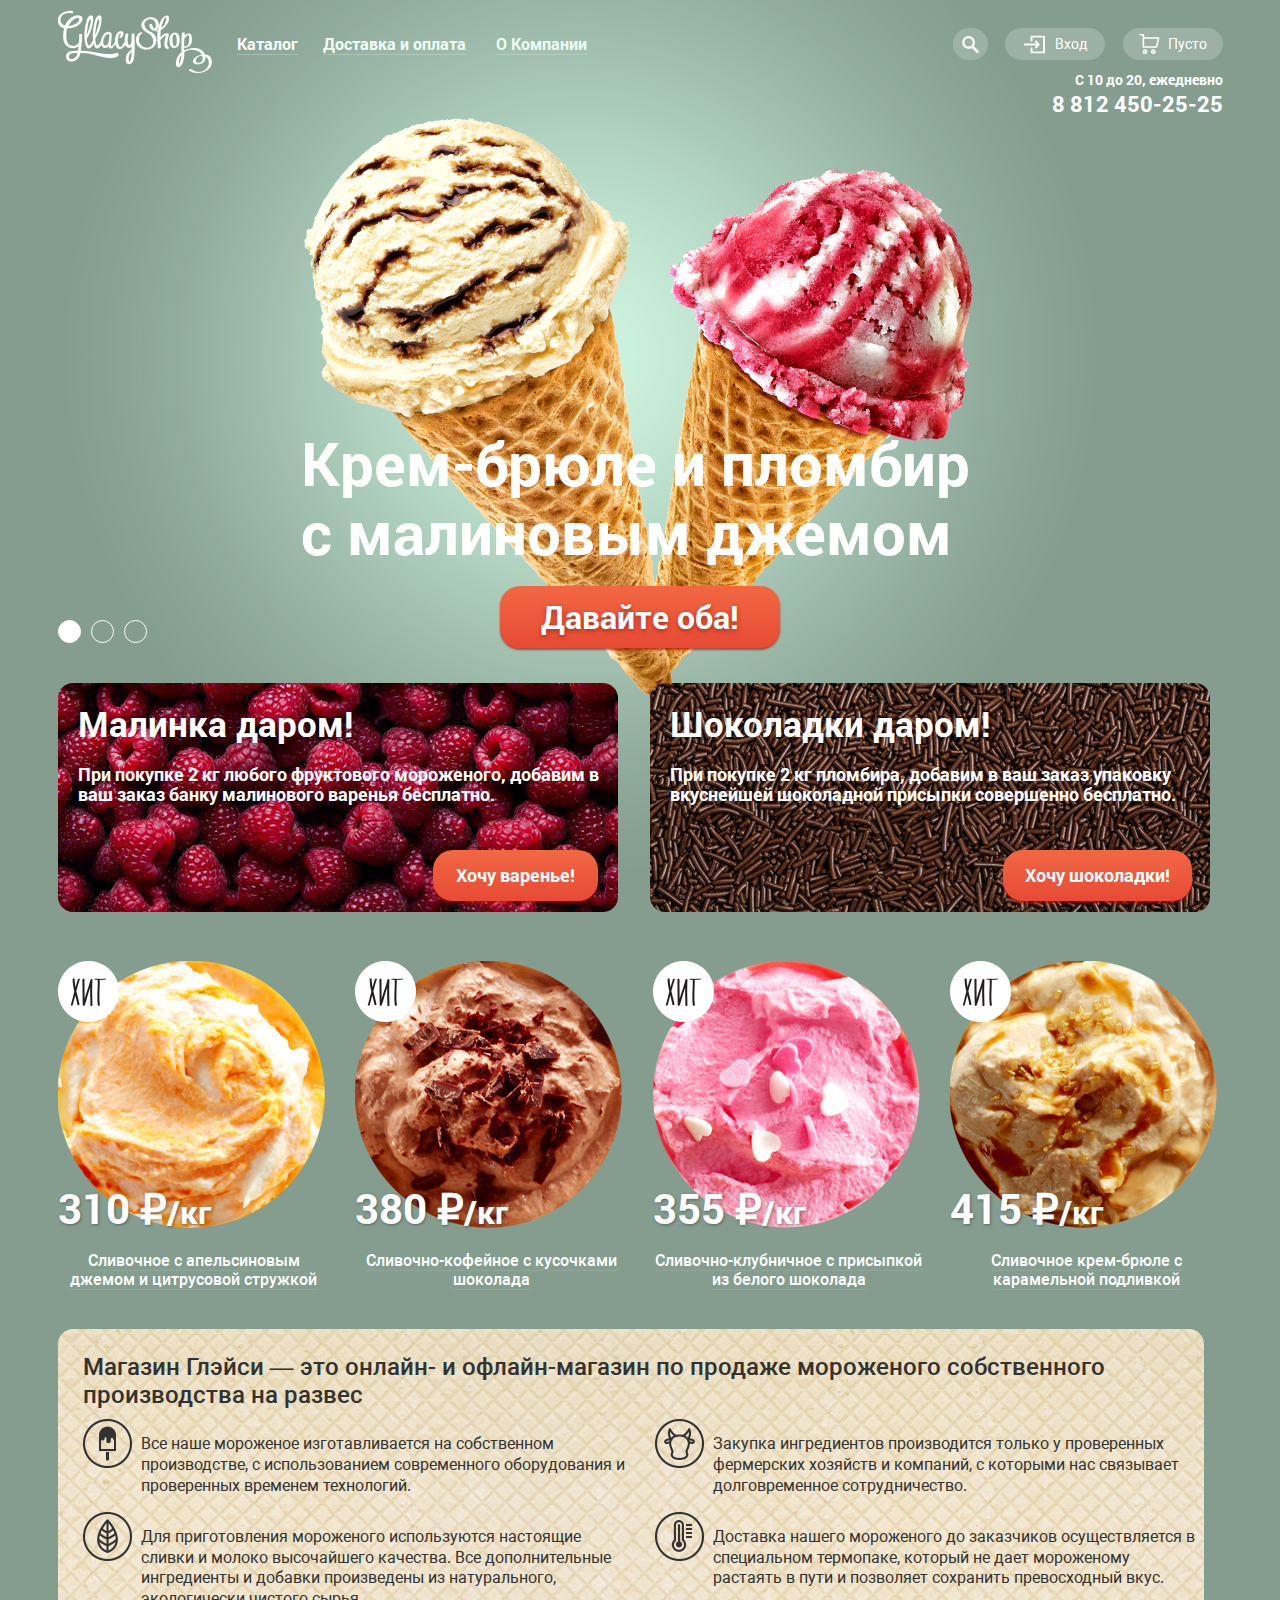
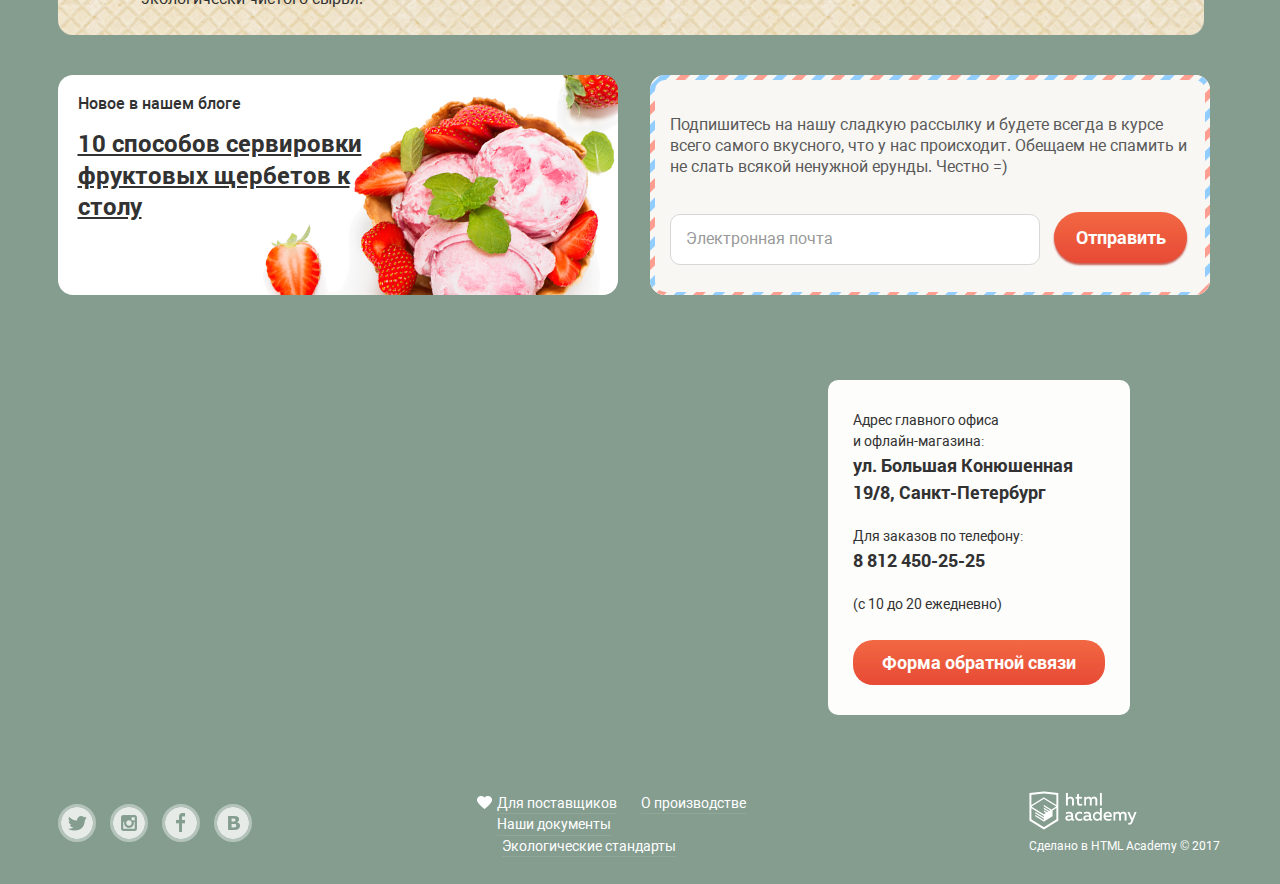
<file: index.html>
<!DOCTYPE html>
<html lang="ru">
<head>
	<meta charset="UTF-8">
	<meta name="viewport" content="width=device-width, initial-scale=1.0">
	<link rel="stylesheet" type="text/css" href="css/normalize.css">
	<link rel="stylesheet" type="text/css" href="css/style.css">
	<title>Gllacy</title>
</head>

<body>
	<div class="body">
	<div class="feedback">
		<form action="#" class="form-feedback">
			<div class="form-feedback__inner">
				<h2 class="form-feedback__title">Мы обязательно вам ответим!</h2>
				<button class="form-feedback__close-btn"><svg xmlns="http://www.w3.org/2000/svg" xmlns:xlink="http://www.w3.org/1999/xlink" width="18" height="17" viewBox="0 0 18 17"><g><g><image width="18" height="17" xlink:href="[data-uri]"/></g></g></svg></button>
				<div class="form-feedback__input">
					<input type="text" placeholder="Как вас зовут?">
					<input type="text" placeholder="Ваша почта для ответа?">
				</div>
				<textarea name="text" id="form-text" cols="49" rows="7" placeholder="Напишите что-нибудь..." class="form-feedback__commmit"></textarea>
				<button class="form-feedback__submit">Отправить</button>
			</div>
		</form>
	</div>
	<header class="header">
		<div class="wrap">
			<nav class="header__menu">
				<ul class="menu-left">
					<li class="menu-left__item menu-left__logo"><a href="#"><img src="img/header-logo.svg" alt="Логотип"></a>
					</li>
					<li class="menu-left__item menu-left__submenu"><a href="#"
							class="menu-left__link">Каталог</a>
						<ul class="submenu">
							<li class="submenu__item submenu__underline"><a href="#" class="submenu__link submenu__active">Новинки
								</a></li>
							<li class="submenu__item"><a href="catalog.html" class="submenu__link ">Сливочное</a></li>
							<li class="submenu__item"><a href="#" class="submenu__link ">Щербеты</a></li>
							<li class="submenu__item"><a href="#" class="submenu__link s">Фруктовый лед
								</a></li>
							<li class="submenu__item"><a href="#" class="submenu__link ">Мелорин
								</a></li>
						</ul>
					</li>
					<li class="menu-left__item"><a href="#" class="menu-left__link">Доставка и оплата</a></li>
					<li class="menu-left__item"><a href="#" class="menu-left__link">О Компании</a></li>
				</ul>
				<div class="menu-right-box">
					<ul class="menu-right">
						<li class="menu-right__item">
							<form action="#" class="search-form">
								<div class="btn-search">
									<input type="text" placeholder="Что ищем?">
								</div>
							</form>
							<button class="search"></button>
						</li>
						<li class="menu-right__item">
							<button class="login">Вход</button>
							<form action="#" class="login-form">
								<div class="login-box">
									<div class="input-box">
										<input type="text" placeholder="Электронная почта">
										<input type="text" placeholder="Пароль">
									</div>
									<div class="link-box">
										<button class="link-box__btn">Войти</button>
										<div class="link">
											<a href="#">Забыли пароль?</a>
											<a href="#">Новая регистрация</a>
										</div>
									</div>
								</div>
							</form>
						</li>
						<li class="menu-right__item"><button class="cart">Пусто</button>
						</li>
					</ul>
					<div class="time-job">
						<span class="time-job__time">С 10 до 20, ежедневно</span>
						<span class="time-job__tell">8 812 450-25-25</span>
					</div>
				</div>
			</nav>
		</div>
	</header>

	<main class="main">
		<div class="wrap">
			<div class="slider-box">
				<input type="radio" id="radio-one" class="visually-hidden" name="slider" checked>
				<input type="radio" id="radio-two" class="visually-hidden" name="slider">
				<input type="radio" id="radio-three" class="visually-hidden" name="slider">
				<div class="toggle-box">
					<label for="radio-one" class="toggle-off"></label>
					<label for="radio-two" class="toggle-off"></label>
					<label for="radio-three" class="toggle-off"></label>
				</div>
				<ul class="slider">

					<li class="slider__item">
						<div class="slider-img">
							<img src="img/01_1.png" class="slider-img__left" alt="Мороженое" class="set-img">
							<img src="img/01_2.png" class="slider-img__right" alt=" Мороженое">
							<img src="img/01_3.png" class="slider-img__backlight" alt=" Фон">
						</div>
						<h1 class=" slider__title">Крем-брюле и пломбир с малиновым джемом</h1>
						<button class="slider__btn">Давайте оба!</button>
					</li>

					<li class="slider__item">
						<div class="slider-img">
							<img src="img/02_1.png" class="slider-img__left" alt="Мороженое" class="set-img">
							<img src="img/02_2.png" class="slider-img__right" alt=" Мороженое">
							<img src="img/02_3.png" class="slider-img__backlight" alt=" Фон">
						</div>
						<h1 class=" slider__title">Крем-брюле и пломбир с малиновым джемом</h1>
						<button class="slider__btn">Давайте оба!</button>
					</li>

					<li class="slider__item">
						<div class="slider-img">
							<img src="img/03_1.png" class="slider-img__left" alt="Мороженое" class="set-img">
							<img src="img/03_2.png" class="slider-img__right" alt=" Мороженое">
							<img src="img/03_3.png" class="slider-img__backlight" alt=" Фон">
						</div>
						<h1 class=" slider__title">Крем-брюле и пломбир с малиновым джемом</h1>
						<button class="slider__btn">Давайте оба!</button>
					</li>

				</ul>
			</div>
			<div class="banner-box">
				<section class="banner banner-left">
					<div class="banner__inner">
						<h2 class="banner__title">Малинка даром!</h2>
						<p class="banner__text">При покупке 2 кг любого фруктового мороженого, добавим в ваш заказ банку малинового
							варенья бесплатно.
						</p>
						<button class="banner__btn">Хочу варенье!</button>
					</div>
				</section>
				<section class="banner banner-right">
					<div class="banner__inner">
						<h2 class="banner__title">Шоколадки даром!</h2>
						<p class="banner__text">При покупке 2 кг пломбира, добавим в ваш заказ упаковку вкуснейшей шоколадной
							присыпки совершенно бесплатно.
						</p>
						<button class="banner__btn banner__btn-right">Хочу шоколадки!
						</button>
					</div>
				</section>
			</div>
			<div class="ice-cream-box">
				<section class="ice-cream">
					<ul class="ice-cream__container">

						<li class="ice-cream-item">
							<div class="icer-cream__img">
								<img class="img-hit" src="img/hit.png" alt="Хит">
								<img src="img/iceCream_1.png" alt="Мороженое" class="set-img">
								<span class="ice-cream-price">310 ₽<span class="ice-cream-weight">/кг</span></span>
							</div>
							<a href="#" class="ice-cream__link">Сливочное с апельсиновым джемом и цитрусовой стружкой
							</a>
						</li>

						<li class="ice-cream-item">
							<div class="icer-cream__img">
								<img class="img-hit" src="img/hit.png" alt="Хит">
								<img src="img/iceCream_2.png" alt="Мороженое" class="set-img">
								<span class="ice-cream-price">380 ₽<span class="ice-cream-weight">/кг</span></span>
							</div>
							<a href="#" class="ice-cream__link">Сливочно-кофейное с кусочками шоколада</a>
						</li>

						<li class="ice-cream-item">
							<div class="icer-cream__img">
								<img class="img-hit" src="img/hit.png" alt="Хит">
								<img src="img/iceCream_3.png" alt="Мороженое" class="set-img">
								<span class="ice-cream-price">355 ₽<span class="ice-cream-weight">/кг</span></span>
							</div>
							<a href="#" class="ice-cream__link">Сливочно-клубничное с присыпкой из белого шоколада</a>
						</li>

						<li class="ice-cream-item">
							<div class="icer-cream__img">
								<img class="img-hit" src="img/hit.png" alt="Хит">
								<img src="img/iceCream_4.png" alt="Мороженое" class="set-img">
								<span class="ice-cream-price">415 ₽<span class="ice-cream-weight">/кг</span></span>
							</div>
							<a href="#" class="ice-cream__link">Сливочное крем-брюле с карамельной подливкой</a>
						</li>

					</ul>
				</section>
			</div>
			<div class="shop-box">
				<article class="shop-gllacy">
					<div class="shop-gllacy__inner">
						<h1 class="shop-gllacy__title">Магазин Глэйси — это онлайн- и офлайн-магазин по продаже мороженого
							собственного производства на развес</h1>
						<div class="shop-gllacy__container">
							<section class="shop-gllacy__left">
								<p class="shop-gllacy__text ice">Все наше мороженое изготавливается на собственном производстве, с
									использованием современного оборудования и проверенных временем технологий.
								</p>
								<p class="shop-gllacy__text leaflet">Для приготовления мороженого используются настоящие сливки и молоко
									высочайшего качества. Все дополнительные ингредиенты и добавки произведены из натурального,
									экологически чистого сырья.</p>
							</section>
							<section class="shop-gllacy__right">
								<p class="shop-gllacy__text cow">Закупка ингредиентов производится только у проверенных фермерских
									хозяйств
									и компаний, с которыми нас связывает долговременное сотрудничество.</p>
								<p class="shop-gllacy__text thermometer">Доставка нашего мороженого до заказчиков осуществляется в
									специальном
									термопаке, который не дает мороженому растаять в пути и позволяет сохранить превосходный вкус.</p>
							</section>
						</div>
					</div>
				</article>
			</div>
			<div class="blog-box">
				<section class="blog">
					<div class="blog-inner">
						<span class="blog__title">Новое в нашем блоге</span>
						<a href="#" class="blog__link">10 способов сервировки
							фруктовых щербетов к столу</a>
					</div>
				</section>
				<section class="mailing">
					<div class="mailing-inner">
						<p class="mailing__text">Подпишитесь на нашу сладкую рассылку и будете всегда в курсе всего самого вкусного,
							что у нас происходит. Обещаем не спамить и не слать всякой ненужной ерунды. Честно =) </p>
						<input type="text" class="mailing__input" placeholder="Электронная почта">
						<button class="mailing__btn">Отправить</button>
					</div>
				</section>
			</div>
		</div>

	</main>

	<footer class="footer">
		<div class="footer-top">
			<div class="footer-top-box">
			<iframe	src="https://www.google.com/maps/embed?pb=!1m18!1m12!1m3!1d1998.5991043651586!2d30.320894616097!3d59.938794181876254!2m3!1f0!2f0!3f0!3m2!1i1024!2i768!4f13.1!3m3!1m2!1s0x4696310fca5ba729%3A0xea9c53d4493c879f!2z0JHQvtC70YzRiNCw0Y8g0JrQvtC90Y7RiNC10L3QvdCw0Y8g0YPQuy4sIDE5LCDQodCw0L3QutGCLdCf0LXRgtC10YDQsdGD0YDQsywgMTkxMTg2!5e0!3m2!1sru!2sru!4v1586633773814!5m2!1sru!2sru"
				width="100%" height="430" frameborder="0" style="border:0;" allowfullscreen="" aria-hidden="false"
				tabindex="0"></iframe>
			<div class="footer-top-box__address">
				<div class="footer-top-box__inner">
					<p class="footer-top-box__text">Адрес главного офиса <br>
						и офлайн-магазина:<strong>ул. Большая Конюшенная 19/8, Санкт-Петербург</strong>
					</p>
					<p class="footer-top-box__text">Для заказов по телефону:<strong class="footer-tel">8 812 450-25-25</strong>(с 10 до 20 ежедневно)</p>

					<button class="footer-top-box__btn">Форма обратной связи</button>
				</div>
			</div>
		</div>
		</div>
		<div class="footer-down">
			<div class="wrap">
				<div class="footer-down-box">
					<ul class="footer-down-container">
						<li class="footer-down-container__social">
							<a href="#" class="footer-down-container__social-link footer-down-container__social-tw"></a>
							<a href="#" class="footer-down-container__social-link footer-down-container__social-inst"></a>
							<a href="#" class="footer-down-container__social-link footer-down-container__social-fb"></a>
							<a href="#" class="footer-down-container__social-link footer-down-container__social-vk"></a>
						</li>
						<li class="footer-down-container__link">
							<a href="#" class="footer-down-container__link-item">Для поставщиков</a>
							<a href="#" class="footer-down-container__link-item">О производстве
							</a>
							<a href="#" class="footer-down-container__link-item">Наши документы</a>
							<a href="#" class="footer-down-container__link-item">Экологические стандарты</a>
						</li>
						<li class="footer-down-container__logo">
							<a href="#" class="footer-down-container__logo-link"><img src="img/footer-logo_htmlacademy.svg" alt="Логотип"></a>
							<a href="#" class="footer-down-container__logo-link"><span>Сделано в HTML Academy © 2017</span></a>
						</li>
					</ul>
				</div>
			</div>
		</div>
	</footer>
</div>
	<script src="js/script.js"></script>
</body>

</html>
</file>
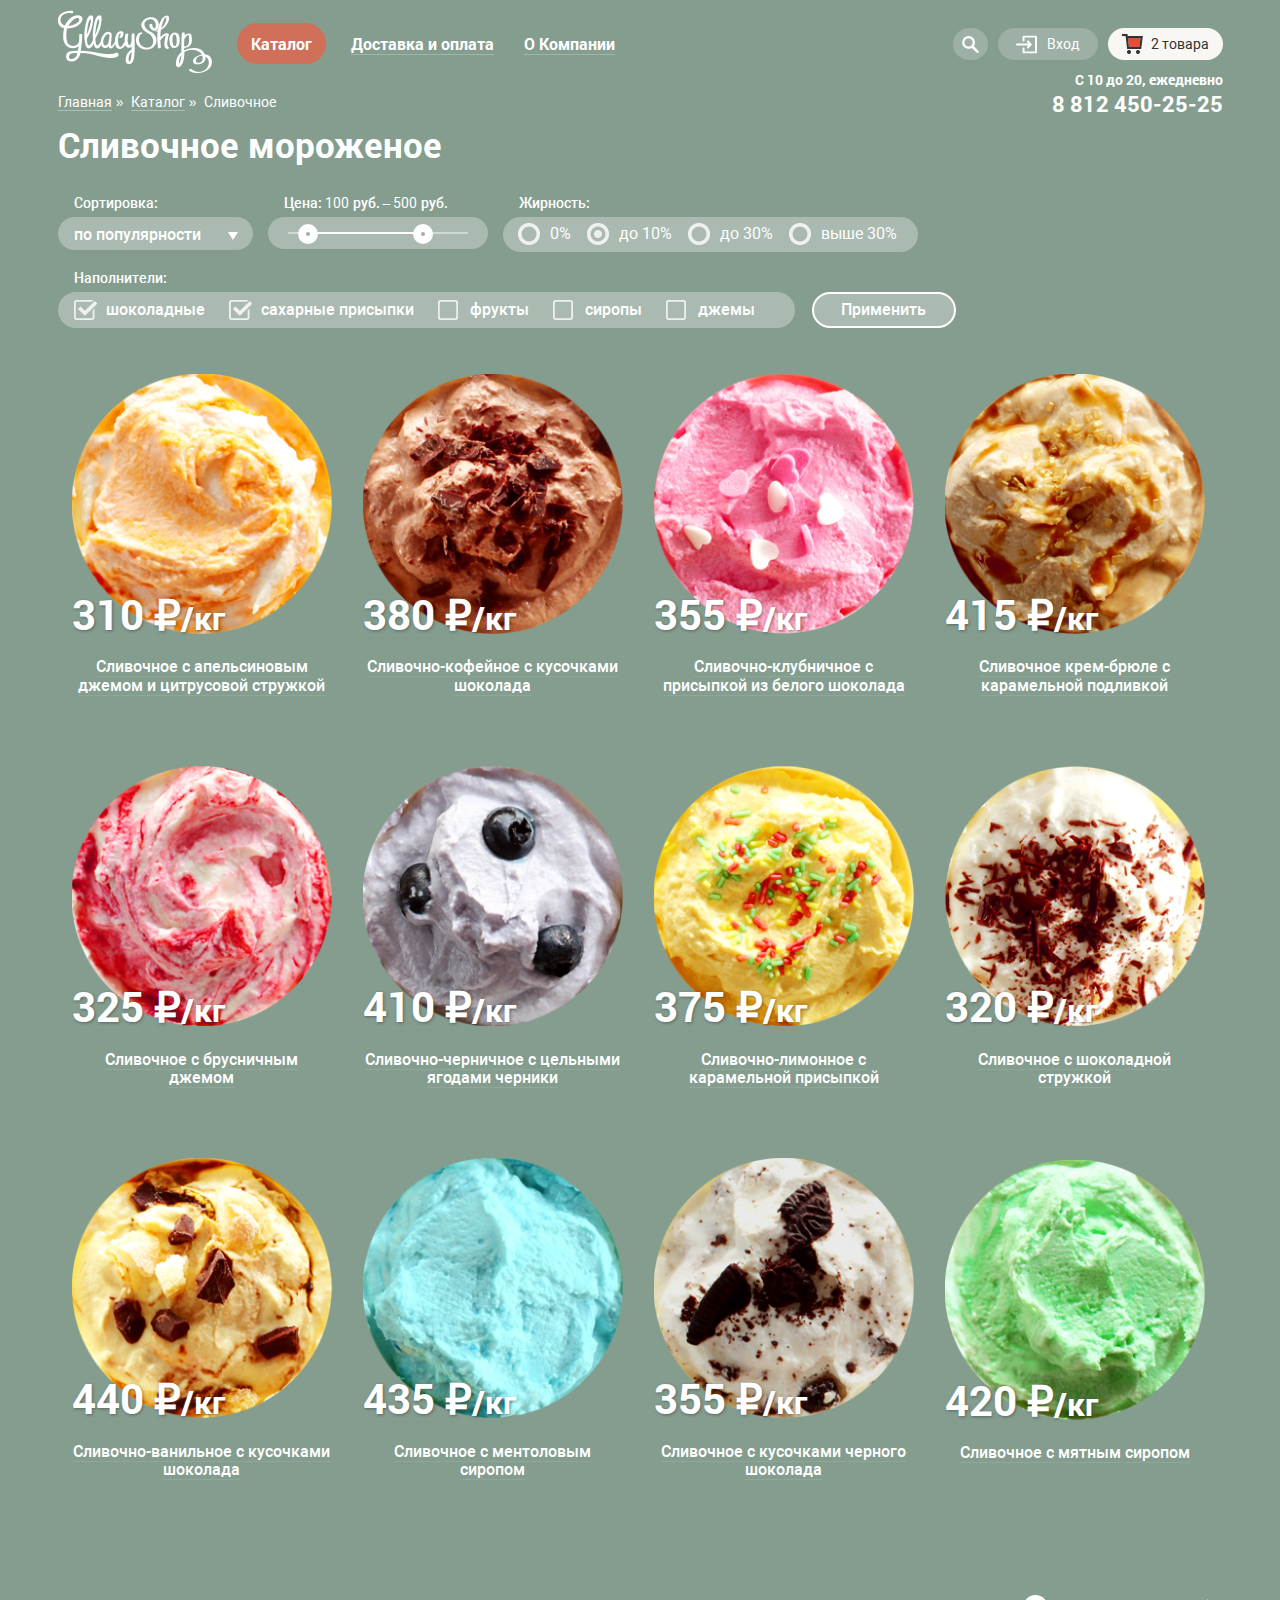
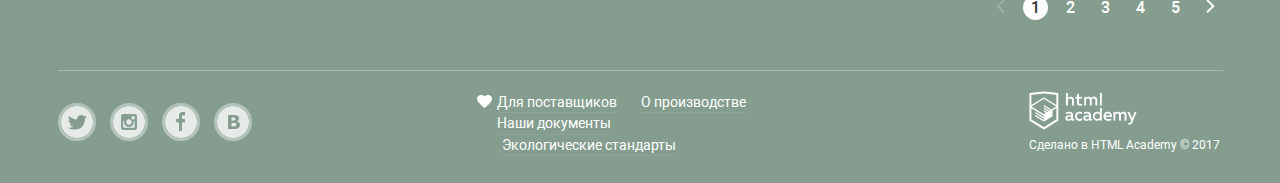
<file: catalog.html>
<!DOCTYPE html>
<html lang="ru">

<head>
	<meta charset="UTF-8">
	<meta name="viewport" content="width=device-width, initial-scale=1.0">
	<meta http-equiv="X-UA-Compatible" content="ie=edge">
	<link rel="stylesheet" type="text/css" href="css/normalize.css">
	<link rel="stylesheet" type="text/css" href="css/style.css">
	<title>Каталог Gllacy</title>
</head>


<body>
	<header class="header">
		<div class="wrap">
			<nav class="header__menu">
				<ul class="menu-left">
					<li class="menu-left__item menu-left__logo"><a href="index.html"><img src="img/header-logo.svg"
								alt="Логотип"></a>
					</li>
					<li class="menu-left__item menu-left__submenu"><a href="#"
							class="menu-left__link menu-left__active">Каталог</a>
						<ul class="submenu">
							<li class="submenu__item submenu__underline"><a href="#" class="submenu__link submenu__active">Новинки
								</a></li>
							<li class="submenu__item"><a href="#" class="submenu__link ">Сливочное</a></li>
							<li class="submenu__item"><a href="#" class="submenu__link ">Щербеты</a></li>
							<li class="submenu__item"><a href="#" class="submenu__link s">Фруктовый лед
								</a></li>
							<li class="submenu__item"><a href="#" class="submenu__link ">Мелорин
								</a></li>
						</ul>
					</li>
					<li class="menu-left__item"><a href="#" class="menu-left__link">Доставка и оплата</a></li>
					<li class="menu-left__item"><a href="#" class="menu-left__link">О Компании</a></li>
				</ul>
				<div class="menu-right-box">
					<ul class="menu-right">
						<li class="menu-right__item">
							<form action="#" class="search-form">
								<div class="btn-search">
									<input type="text" placeholder="Что ищем?">
								</div>
							</form>
							<button class="search"></button>
						</li>
						<li class="menu-right__item">
							<button class="login">Вход</button>
							<form action="#" class="login-form">
								<div class="login-box">
									<div class="input-box">
										<input type="text" placeholder="Электронная почта">
										<input type="text" placeholder="Пароль">
									</div>
									<div class="link-box">
										<button class="link-box__btn">Войти</button>
										<div class="link">
											<a href="#">Забыли пароль?</a>
											<a href="#">Новая регистрация</a>
										</div>
									</div>
								</div>
							</form>
						</li>
						<li class="menu-right__item menu-right__active"><button class="cart-active">2 товара</button>
							<form action="#" class="cart-form">
								<div class="cart-box">
									<ul class="cart-list">
										<li class="cart-list__items">
											<div class="cart-list__remove"><img src="img/cart_close.svg" alt="Закрыть">
											</div>
											<div class="cart-list__img"><img src="img/cart-img_1.png" alt="Мороженое" class="set-img">
											</div>
											<span class="cart-list__name">Пломбир с апельсиновым джемом</span>
											<span class="cart-list__weight">1,5 кг х <span class="price">200
													руб.</span></span>
											<span class="cart-list__price">300 руб.</span>
										</li>
										<li class="cart-list__items">
											<div class="cart-list__remove"><img src="img/cart_close.svg" alt="Закрыть">
											</div>
											<div class="cart-list__img"><img src="img/cart-img_2.png" alt="Мороженое" class="set-img">
											</div>
											<span class="cart-list__name">Клубничный пломбир с присыпкой <br> из белого
												шоколада</span>
											<span class="cart-list__weight">1,5 кг х <span class="price">300
													руб.</span></span>
											<span class="cart-list__price">450 руб.</span>
										</li>
									</ul>
									<span class="total">Итого: 750 руб</span>
									<button class="cart-list__btn">Оформить заказ</button>
								</div>
							</form>
						</li>
					</ul>
					<div class="time-job">
						<span class="time-job__time">С 10 до 20, ежедневно</span>
						<span class="time-job__tell">8 812 450-25-25</span>
					</div>
				</div>
			</nav>
		</div>
	</header>

	<main class="main">
		<div class="wrap">
			<div class="navigation">
				<a href="#" class="navigation__item"><span>Главная</span></a>
				<a href="#" class="navigation__item"><span>Каталог</span></a>
				<a href="#" class="navigation__item"><span>Сливочное</span></a>
			</div>
			<div class="filter">
				<h1 class="filter__title">Сливочное мороженое</h1>
				<form action="#" class="filter__form">
					<div class="filter-up">

						<div class="filter-sort">
							<h3 class="filter-sort__title">Сортировка:</h3>
							<ul class="filter-sort__list">
								<li class="filter-sort__item">по популярности
									<ul class="filter-sort__sublist">
										<li class="filter-sort__sublist-item">по популярности</li>
										<li class="filter-sort__sublist-item">сначала недорогие</li>
										<li class="filter-sort__sublist-item">сначала дорогие</li>
										<li class="filter-sort__sublist-item">по жирности</li>
									</ul>
								</li>
							</ul>
						</div>

						<div class="filter-price">
							<p class="filter-price__sort">
								<span class="price-title">Цена:</span>
								<input type="text" class="price-min" placeholder="100"> руб.
								<span class="price-dash"> – </span>
								<input type="text" class="price-max" placeholder="500"> руб.
							</p>
							<div class="control-box">
								<div class="control-basic">
									<div class="control-basic_white"></div>
								</div>
								<div class="range-toggle range-toggle-min"></div>
								<div class="range-toggle range-toggle-max"></div>
							</div>
						</div>

						<div class="filter-fat">
							<h3 class="filter-fat__title">Жирность:</h3>
							<div class="fat-box">
								<input type="radio" name="fat" id="fat-0" class="visually-hidden">
								<input type="radio" name="fat" id="fat-10" class="visually-hidden" checked>
								<input type="radio" name="fat" id="fat-30" class="visually-hidden">
								<input type="radio" name="fat" id="fat-50" class="visually-hidden">
								<label for="fat-0" class="fat-radio fat-0">0%</label>
								<label for="fat-10" class="fat-radio fat-10">до 10%</label>
								<label for="fat-30" class="fat-radio fat-30">до 30%</label>
								<label for="fat-50" class="fat-radio fat-50">выше 30%</label>
							</div>
						</div>
					</div>
					<div class="filter-down">
						<fieldset class="fillers">
							<legend class="fillers__title">Наполнители:</legend>
							<input type="checkbox" name="filler-1" class="visually-hidden" id="filler-1" checked>
							<input type="checkbox" name="filler-2" class="visually-hidden" id="filler-2" checked>
							<input type="checkbox" name="filler-3" class="visually-hidden" id="filler-3">
							<input type="checkbox" name="filler-4" class="visually-hidden" id="filler-4">
							<input type="checkbox" name="filler-4" class="visually-hidden" id="filler-5">
							<div class="fillers-box">
								<label for="filler-1" class="fillers__item filler-1">шоколадные</label>
								<label for="filler-2" class="fillers__item filler-2">сахарные присыпки</label>
								<label for="filler-3" class="fillers__item filler-3">фрукты</label>
								<label for="filler-4" class="fillers__item filler-4">сиропы</label>
								<label for="filler-5" class="fillers__item filler-5">джемы</label>
							</div>
							<button class="filter-down__btn">Применить</button>
						</fieldset>

					</div>
				</form>
			</div>
			<div class="set">
				<div class="set-container">
					<section class="set-column-box">
						<article class="set-item">
							<div class="set-item__img">
								<img src="img/06_1.png" alt="Мороженое" class="set-img">
								<span class="set-item-price">310 ₽<span class="set-item-weight">/кг</span></span>
							</div>
							<p class="set-item__link-box">
								<a href="#" class="set-item__link">Сливочное с апельсиновым джемом и цитрусовой стружкой
								</a>
							</p>
							<button class="set-item__btn">Быстрый просмотр</button>
						</article>
						<article class="set-item">
							<div class="set-item__img">
								<img src="img/06_2.png" alt="Мороженое" class="set-img">
								<span class="set-item-price">380 ₽<span class="set-item-weight">/кг</span></span>
							</div>
							<p class="set-item__link-box">
								<a href="#" class="set-item__link">Сливочно-кофейное с кусочками шоколада
								</a>
							</p>
							<button class="set-item__btn">Быстрый просмотр</button>
						</article>
						<article class="set-item">
							<div class="set-item__img">
								<img src="img/06_3.png" alt="Мороженое" class="set-img">
								<span class="set-item-price">355 ₽<span class="set-item-weight">/кг</span></span>
							</div>
							<p class="set-item__link-box">
								<a href="#" class="set-item__link">Сливочно-клубничное с присыпкой из белого шоколада
								</a>
							</p>
							<button class="set-item__btn">Быстрый просмотр</button>
						</article>
						<article class="set-item">
							<div class="set-item__img">
								<img src="img/06_4.png" alt="Мороженое" class="set-img">
								<span class="set-item-price">415 ₽<span class="set-item-weight">/кг</span></span>
							</div>
							<p class="set-item__link-box">
								<a href="#" class="set-item__link">Сливочное крем-брюле с карамельной подливкой
								</a>
							</p>
							<button class="set-item__btn">Быстрый просмотр</button>
						</article>
						<article class="set-item">
							<div class="set-item__img">
								<img src="img/06_5.png" alt="Мороженое" class="set-img">
								<span class="set-item-price">325 ₽<span class="set-item-weight">/кг</span></span>
							</div>
							<p class="set-item__link-box">
								<a href="#" class="set-item__link">Сливочное с брусничным джемом</a>
							</p>
							<button class="set-item__btn">Быстрый просмотр</button>
						</article>
						<article class="set-item">
							<div class="set-item__img">
								<img src="img/06_6.png" alt="Мороженое" class="set-img">
								<span class="set-item-price">410 ₽<span class="set-item-weight">/кг</span></span>
							</div>
							<p class="set-item__link-box">
								<a href="#" class="set-item__link">Сливочно-черничное с цельными ягодами черники
								</a>
							</p>
							<button class="set-item__btn">Быстрый просмотр</button>
						</article>
						<article class="set-item">
							<div class="set-item__img">
								<img src="img/06_7.png" alt="Мороженое" class="set-img">
								<span class="set-item-price">375 ₽<span class="set-item-weight">/кг</span></span>
							</div>
							<p class="set-item__link-box">
								<a href="#" class="set-item__link">Сливочно-лимонное с карамельной присыпкой
								</a>
							</p>
							<button class="set-item__btn">Быстрый просмотр</button>
						</article>
						<article class="set-item">
							<div class="set-item__img">
								<img src="img/06_8.png" alt="Мороженое" class="set-img">
								<span class="set-item-price">320 ₽<span class="set-item-weight">/кг</span></span>
							</div>
							<p class="set-item__link-box">
								<a href="#" class="set-item__link">Сливочное с шоколадной стружкой
								</a>
							</p>
							<button class="set-item__btn">Быстрый просмотр</button>
						</article>
						<article class="set-item">
							<div class="set-item__img">
								<img src="img/06_9.png" alt="Мороженое" class="set-img">
								<span class="set-item-price">440 ₽<span class="set-item-weight">/кг</span></span>
							</div>
							<p class="set-item__link-box">
								<a href="#" class="set-item__link">Сливочно-ванильное с кусочками шоколада
								</a>
							</p>
							<button class="set-item__btn">Быстрый просмотр</button>
						</article>
						<article class="set-item">
							<div class="set-item__img">
								<img src="img/06_10.png" alt="Мороженое" class="set-img">
								<span class="set-item-price">435 ₽<span class="set-item-weight">/кг</span></span>
							</div>
							<p class="set-item__link-box">
								<a href="#" class="set-item__link">Сливочноe с ментоловым сиропом
								</a>
							</p>
							<button class="set-item__btn">Быстрый просмотр</button>
						</article>
						<article class="set-item">
							<div class="set-item__img">
								<img src="img/06_11.png" alt="Мороженое" class="set-img">
								<span class="set-item-price">355 ₽<span class="set-item-weight">/кг</span></span>
							</div>
							<p class="set-item__link-box">
								<a href="#" class="set-item__link">Сливочное с кусочками черного шоколада
								</a>
							</p>
							<button class="set-item__btn">Быстрый просмотр</button>
						</article>
						<article class="set-item">
							<div class="set-item__img">
								<img src="img/06_12.png" alt="Мороженое" class="set-img">
								<span class="set-item-price">420 ₽<span class="set-item-weight">/кг</span></span>
							</div>
							<p class="set-item__link-box">
								<a href="#" class="set-item__link">Сливочное с мятным сиропом
								</a>
							</p>
							<button class="set-item__btn">Быстрый просмотр</button>
						</article>
					</section>
					<div class="page-number-box">
						<ul class="page-number">
							<li class="page-number__item"><a href="#" class="page-number__page-left"><img src="img/arrow-left.svg"
										alt="стрелка влево"></a></li>
							<li class="page-number__item page-number__item-active"><a href="#"
									class="page-number__link page-number__link-active">1</a></li>
							<li class="page-number__item"><a href="#" class="page-number__link">2</a></li>
							<li class="page-number__item"><a href="#" class="page-number__link">3</a></li>
							<li class="page-number__item"><a href="#" class="page-number__link">4</a></li>
							<li class="page-number__item"><a href="#" class="page-number__link">5</a></li>
							<li class="page-number__item"><a href="#" class="page-number__page-right"><img src="img/arrow-right.svg"
										alt="стрелка вправо"></a></li>
						</ul>
					</div>
				</div>
			</div>
		</div>
	</main>
	<footer class="footer">
		<div class="footer-down">
			<div class="wrap">
				<div class="footer-down-box">
					<ul class="footer-down-container">
						<li class="footer-down-container__social">
							<a href="#" class="footer-down-container__social-link footer-down-container__social-tw"></a>
							<a href="#" class="footer-down-container__social-link footer-down-container__social-inst"></a>
							<a href="#" class="footer-down-container__social-link footer-down-container__social-fb"></a>
							<a href="#" class="footer-down-container__social-link footer-down-container__social-vk"></a>
						</li>
						<li class="footer-down-container__link">
							<a href="#" class="footer-down-container__link-item">Для поставщиков</a>
							<a href="#" class="footer-down-container__link-item">О производстве
							</a>
							<a href="#" class="footer-down-container__link-item">Наши документы</a>
							<a href="#" class="footer-down-container__link-item">Экологические стандарты</a>
						</li>
						<li class="footer-down-container__logo">
							<a href="#" class="footer-down-container__logo-link"><img src="img/footer-logo_htmlacademy.svg"
									alt="Логотип"></a>
							<a href="#" class="footer-down-container__logo-link"><span>Сделано в HTML Academy © 2017</span></a>
						</li>
					</ul>
				</div>
			</div>
		</div>
	</footer>
	<script src="js/catalog.js"></script>
</body>

</html>
</file>
<file: css/style.css>
@charset "UTF-8";
@font-face {
		font-family: "Roboto";
		src: url("/fonts/roboto.woff2") format("woff2"), url("/fonts/roboto.woff") format("woff");
		font-style: normal;
		font-weight: 400;
}
@font-face {
		font-family: "Roboto";
		src: url("/fonts/robotomedium.woff2") format("woff2"), url("/fonts/robotomedium.woff") format("woff");
		font-style: normal;
		font-weight: 500;
}
@font-face {
		font-family: "Roboto";
		src: url("/fonts/robotobold.woff2") format("woff2"), url("/fonts/robotobold.woff") format("woff");
		font-style: normal;
		font-weight: 700;
}
* {
		margin: 0;
		padding: 0;
		list-style: none;
		text-decoration: none;
}

body {
		color: #ffffff;
		font-family: "Roboto", sans-serif;
		font-size: 16px;
		font-weight: 400;
		background-color: #849d8f;
}

.body {
		position: relative;
}

.feedback {
		display: none;
		position: absolute;
		top: 15%;
		left: 50%;
		margin: 0 0 0 -240px;
		z-index: 200;
}

.form-feedback {
		width: 480px;
		background-color: #f8f7f4;
		border-radius: 10px;
}
.form-feedback__inner {
		position: relative;
		padding: 16px 17px 27px 24px;
}
.form-feedback__title {
		margin-bottom: 24px;
		color: #323232;
		font-size: 1.5em;
		font-weight: 500;
}
.form-feedback__close-btn {
		position: absolute;
		top: 17px;
		right: 17px;
		background-color: transparent;
		border: none;
		outline: none;
		cursor: pointer;
}
.form-feedback__input input {
		display: block;
		width: 267px;
		margin-bottom: 20px;
		padding: 12px 15px 12px 15px;
		color: #999999;
		border: 1px solid rgba(178, 178, 178, 0.52);
		background-color: #ffffff;
		border-radius: 5px;
}
.form-feedback__input input::placeholder {
		color: #999999;
}
.form-feedback__commmit {
		display: block;
		margin-bottom: 25px;
		padding: 12px 15px;
		color: #999999;
		background-color: #ffffff;
		border: 1px solid rgba(178, 178, 178, 0.52);
		border-radius: 5px;
}
.form-feedback__commmit::placeholder {
		color: #999999;
}
.form-feedback__submit {
		width: 139px;
		padding: 14px 0;
		color: #fefefe;
		font-size: 1.13em;
		font-weight: 700;
		text-align: center;
		box-shadow: 0 2px 2px rgba(172, 16, 0, 0.64);
		background-color: #e84d37;
		background-image: linear-gradient(to top, #e74a35 0%, #f26843 100%);
		border: none;
		border-radius: 30px;
		outline: none;
		transform: translateX(300px);
		cursor: pointer;
}
.form-feedback__submit:hover {
		box-shadow: 0 2px 2px #ac1000;
		background-image: linear-gradient(to top, #f17d64 0%, #f26843 100%);
}
.form-feedback__submit:active {
		box-shadow: inset 0 2px 2px #942718;
		background-image: linear-gradient(to top, #f26843 0%, #e74a35 100%);
}

.overlay {
		width: 100%;
		height: 100%;
		background-image: url("../img/overlay.png");
}

.wrap {
		width: 100%;
		max-width: 1165px;
		margin: 0 auto;
		padding-left: 10px;
		padding-right: 10px;
}

.visually-hidden {
		position: absolute;
		bottom: 0;
		left: 0;
		width: 1px;
		height: 1px;
		overflow: hidden;
		clip: rect(0 0 0 0);
}

.header__menu {
		display: flex;
		justify-content: space-between;
		padding-top: 10px;
}

.menu-left {
		width: 55.0218340611%;
		display: flex;
		justify-content: flex-start;
		align-items: center;
}
.menu-left__item {
		position: relative;
}
.menu-left__link {
		color: #ffffff;
		font-weight: 700;
		border-bottom: 1px solid #a1b6aa;
}
.menu-left__link:hover {
		padding: 10px 14px;
		color: #323232;
		text-align: center;
		background-color: #f7f6f3;
		border: none;
		border-radius: 30px;
		transition: all 0.5s ease-out;
}
.menu-left__link:active {
		box-shadow: inset 0 2px 1px #696969;
		background-color: #f8f7f4;
		transition: all 0.3s ease-out;
}
.menu-left__submenu:hover .submenu {
		display: block;
}
.menu-left__item:nth-child(3) {
		margin-left: 25px;
		margin-right: 30px;
}
.menu-left__logo {
		margin-right: 25px;
		/* 		img {
			max-width: 100%;
		} */
}

.submenu {
		position: absolute;
		top: 30px;
		left: -5px;
		z-index: 100;
		display: none;
		min-width: 145px;
		box-shadow: 0 20px 20px rgba(0, 0, 0, 0.4);
		background-color: #f8f7f4;
		border-radius: 10px;
		border-top: 3px solid #91ac9d;
}
.submenu__item {
		padding: 10px 0;
		cursor: pointer;
}
.submenu__item:not(:first-child):hover {
		background-color: #fbded7;
}
.submenu__item:not(:first-child):active {
		background-color: #f6b5a5;
}
.submenu__underline {
		position: relative;
}
.submenu__underline::after {
		position: absolute;
		top: 35px;
		left: 10px;
		content: "";
		width: 128px;
		height: 1px;
		background-color: #d1d0ce;
}
.submenu__link {
		padding-left: 20px;
		color: #323232;
		font-size: 0.85em;
}
.submenu__active {
		font-weight: 700;
}

.menu-right-box {
		width: 23.1441048035%;
		position: relative;
		display: flex;
		flex-direction: column;
		justify-content: center;
}

.time-job {
		position: absolute;
		top: 90%;
		right: 0;
		display: flex;
		flex-direction: column;
		text-align: right;
}
.time-job__time {
		margin-bottom: 3px;
		font-size: 0.87em;
		font-weight: 700;
}
.time-job__tell {
		font-size: 1.38em;
		font-weight: 700;
}

.menu-right {
		position: relative;
		display: flex;
		justify-content: space-between;
}
.menu-right__item {
		min-width: 100px;
		margin-right: 10px;
		padding: 8px 0;
		font-size: 0.87em;
		font-weight: 500;
		text-align: center;
		background-color: rgba(255, 255, 255, 0.2);
		border-radius: 20px;
		cursor: pointer;
}
.menu-right__item:first-child {
		position: relative;
		min-width: 35px;
}
.menu-right__item:nth-child(2) {
		position: relative;
}
.menu-right__item:last-child {
		margin-right: 0;
}
.menu-right__item:hover {
		background-color: #f8f7f4;
		transition: all 0.5s ease-out;
}
.menu-right__item:hover .login:before {
		background-image: url("../img/login-hover.svg");
		transition: all 0.5s ease-out;
}
.menu-right__item:hover .login {
		color: #323232;
		transition: all 0.5s ease-out;
}
.menu-right__item:hover .search {
		background-image: url("../img/loupe-hover.svg");
		transition: all 0.5s ease-out;
}
.menu-right__item:hover .cart::before {
		background-image: url("../img/cart-hover.svg");
		transition: all 0.5s ease-out;
}
.menu-right__item:hover .cart {
		color: #323232;
		transition: all 0.5s ease-out;
}
.menu-right__item:active {
		box-shadow: inset 0 2px 1px #696969;
		background-color: #f8f7f4;
		transition: all 0.3s ease-out;
}

.search {
		position: absolute;
		margin: 0;
		padding: 0;
		top: 8px;
		left: 9px;
		display: block;
		width: 17px;
		height: 17px;
		background-image: url("../img/loupe.svg");
		background-color: transparent;
		border: none;
		cursor: pointer;
}

.login {
		position: relative;
		margin-left: 21px;
		padding-left: 10px;
		color: #ffffff;
		background-color: transparent;
		border: none;
		cursor: pointer;
}

.login::before {
		position: absolute;
		top: -2px;
		left: -21px;
		display: block;
		width: 21px;
		height: 20px;
		content: "";
		background-image: url("../img/login.svg");
}

.cart {
		position: relative;
		margin-left: 21px;
		padding-left: 8px;
		color: #ffffff;
		background-color: transparent;
		border: none;
		cursor: pointer;
}

.cart::before {
		position: absolute;
		top: -2px;
		left: -21px;
		display: block;
		width: 21px;
		height: 20px;
		content: "";
		background-image: url("../img/cart.svg");
}

.btn-search {
		display: none;
		position: absolute;
		z-index: 100;
		top: 40px;
		right: 0;
		width: 341px;
		padding: 20px 15px;
		box-shadow: 0 20px 20px rgba(0, 0, 0, 0.4);
		background-color: #f8f7f4;
		border-radius: 10px;
}
.btn-search input {
		width: 100%;
		padding: 15px 0 15px 15px;
		color: #999999;
		border: 1px solid #d3d3d2;
		border-radius: 10px;
		box-sizing: border-box;
}
.btn-search input::placeholder {
		color: #999999;
		font-size: 0.87em;
		font-weight: 400;
}

.login-form {
		display: none;
		width: 280px;
		position: absolute;
		top: 35px;
		right: 2px;
		box-shadow: 0 20px 20px rgba(0, 0, 0, 0.4);
		background-color: #f8f7f4;
		border-radius: 10px;
		z-index: 100;
}

.login-box {
		width: 100%;
		padding: 20px 20px 22px 19px;
		box-sizing: border-box;
}

.input-box {
		display: flex;
		flex-direction: column;
}
.input-box input {
		width: 100%;
		margin-bottom: 20px;
		padding: 15px 0;
		padding-left: 15px;
		color: #999999;
		font-size: 0.87em;
		font-weight: 400;
		border: 1px solid #d3d3d2;
		border-radius: 10px;
		box-sizing: border-box;
}
.input-box input::placeholder {
		color: #999999;
		font-size: 1em;
		font-weight: 400;
}

.link-box {
		display: flex;
		justify-content: space-between;
}
.link-box__btn {
		min-width: 100px;
		padding: 15px 0;
		color: #fefefe;
		font-size: 1.3em;
		font-weight: 700;
		text-align: center;
		box-shadow: 0 1px 2px #ac1000;
		background-color: #e84d37;
		background-image: linear-gradient(to top, #e74a35 0%, #f26843 100%);
		border: none;
		border-radius: 18px;
		outline: none;
		cursor: pointer;
}
.link-box__btn:hover {
		box-shadow: 0 2px 2px #ac1000;
		background-color: rgba(255, 255, 255, 0.2);
		background-color: #ffffff;
		background-image: linear-gradient(to top, #e74a35 0%, #f26843 100%);
		transition: all 0.3s ease-out 0.1s;
}
.link-box__btn:active {
		box-shadow: inset 0 2px 2px #942718;
		background-color: rgba(0, 0, 0, 0.07);
		background-color: #ffffff;
		background-image: linear-gradient(to top, #f26843 0%, #e74a35 100%);
		transition: all 0.3s ease-out 0.1s;
}

.link {
		display: flex;
		flex-direction: column;
		justify-content: center;
}
.link a {
		margin-bottom: 8px;
		text-align: left;
		color: #323232;
		font-size: 0.95em;
		text-decoration: underline;
}
.link a:last-child {
		margin-bottom: 0;
}
.link a:hover, .link a:active {
		color: #e84d37;
}

.menu-left__active {
		padding: 10px 14px;
		color: #ffffff;
		text-align: center;
		background-color: #d07058;
		border: none;
		border-radius: 30px;
}

.menu-right__active {
		width: 117px;
		background-color: #f8f7f4;
}

.menu-right__active:active {
		box-shadow: inset 0 2px 1px #696969;
		background-color: #f8f7f4;
		transition: all 0.3s ease-out;
}

.cart-active {
		position: relative;
		margin-left: 21px;
		padding-left: 8px;
		color: #323232;
		background-color: transparent;
		border: none;
		cursor: pointer;
}

.cart-active::before {
		position: absolute;
		top: -2px;
		left: -21px;
		display: block;
		width: 21px;
		height: 20px;
		content: "";
		background-image: url("../img/cart_active.svg");
}

.cart-form {
		display: none;
		position: absolute;
		top: 35px;
		right: 0;
		width: 540px;
		box-shadow: 0 20px 20px rgba(0, 0, 0, 0.4);
		background-color: #f8f7f4;
		border-radius: 10px;
		z-index: 200;
}

.cart-box {
		padding: 20px 15px;
}

.cart-list {
		display: flex;
		flex-direction: column;
		border-bottom: 1px solid #cacac7;
}
.cart-list__items {
		display: flex;
		justify-content: space-between;
		align-items: center;
		margin-bottom: 15px;
		color: #323232;
		font-size: 0.93em;
		text-align: left;
		line-height: 1.3em;
}
.cart-list__items:nth-child(2) .cart-list__name {
		padding-top: 12px;
}
.cart-list__btn {
		width: 170px;
		padding: 13px 0;
		color: #fefefe;
		font-size: 1.3em;
		font-weight: 700;
		box-shadow: 0 1px 2px #ac1000;
		background-color: #e84d37;
		background-image: linear-gradient(to top, #e74a35 0%, #f26843 100%);
		border: none;
		border-radius: 30px;
		outline: none;
		transform: translateX(170px);
		cursor: pointer;
}
.cart-list__btn:hover {
		box-shadow: 0 2px 2px #ac1000;
		background-image: linear-gradient(to top, #f17d64 0%, #f26843 100%);
}
.cart-list__btn:active {
		box-shadow: inset 0 2px 2px #942718;
		background-image: linear-gradient(to top, #f26843 0%, #e74a35 100%);
}

.price {
		color: #999999;
}

.total {
		display: block;
		margin-top: 15px;
		margin-bottom: 15px;
		color: #323232;
		font-size: 1.1em;
		font-weight: 700;
		text-align: right;
}

.slider-box {
		position: relative;
		min-height: 565px;
}

.toggle-box {
		position: absolute;
		display: flex;
		bottom: 0;
		z-index: 50;
}

.toggle-off {
		display: block;
		width: 21px;
		height: 21px;
		margin-right: 10px;
		background-color: transparent;
		border: 1px solid #ffff;
		border-radius: 50%;
		cursor: pointer;
		transition: all 0.5s ease-out;
}

.toggle-off:last-child {
		margin-right: 0;
}

#radio-one:checked ~ .toggle-box .toggle-off:nth-child(1),
#radio-two:checked ~ .toggle-box .toggle-off:nth-child(2),
#radio-three:checked ~ .toggle-box .toggle-off:nth-child(3) {
		background-color: #fff;
}

#radio-one:hover ~ .toggle-box .toggle-off:nth-child(1),
#radio-two:hover ~ .toggle-box .toggle-off:nth-child(2),
#radio-three:hover ~ .toggle-box .toggle-off:nth-child(3) {
		background-color: #e0e0e0;
}

#radio-one:active ~ .toggle-box .toggle-off:nth-child(1),
#radio-two:active ~ .toggle-box .toggle-off:nth-child(2),
#radio-three:active ~ .toggle-box .toggle-off:nth-child(3) {
		background-color: #fff;
}

#radio-one:checked ~ .slider .slider__item:nth-child(1),
#radio-two:checked ~ .slider .slider__item:nth-child(2),
#radio-three:checked ~ .slider .slider__item:nth-child(3) {
		display: block;
}

.slider {
		width: 100%;
		display: flex;
		justify-content: row;
}
.slider__item:nth-child(1) {
		display: none;
}
.slider__item:nth-child(2) {
		display: none;
}
.slider__item:nth-child(3) {
		display: none;
}
.slider__title {
		position: relative;
		width: 58.2532751092%;
		margin: 0 auto;
		font-size: 3.75em;
		font-weight: 700;
		transform: translateY(350px);
		z-index: 20;
}
.slider__btn {
		position: relative;
		min-width: 280px;
		display: block;
		margin: 0 auto;
		padding: 15px 0;
		color: #ffff;
		text-shadow: 0 2px 5px rgba(160, 32, 11, 0.76);
		font-size: 2em;
		font-weight: 700;
		line-height: 1;
		text-align: center;
		box-shadow: 0 2px 2px rgba(172, 16, 0, 0.64);
		background-image: linear-gradient(to top, #e74a35 0%, #f26843 100%);
		border: none;
		outline: none;
		border-radius: 20px;
		transform: translateY(370px);
		cursor: pointer;
		z-index: 30;
}
.slider__btn:hover {
		box-shadow: 0 2px 2px #ac1000;
		background-image: linear-gradient(to top, #f17d64 0%, #f26843 100%);
}
.slider__btn:active {
		box-shadow: inset 0 2px 2px #942718;
		background-image: linear-gradient(to top, #f26843 0%, #e74a35 100%);
}

.slider-img {
		position: relative;
}
.slider-img__left {
		position: absolute;
		top: 40px;
		left: 245px;
		z-index: 4;
}
.slider-img__right {
		position: absolute;
		top: 90px;
		right: 250px;
		z-index: 2;
}
.slider-img__backlight {
		position: absolute;
		top: -80px;
		z-index: 1;
		pointer-events: none;
}

.banner-box {
		position: relative;
		display: flex;
		justify-content: space-between;
		margin: 40px 0;
		z-index: 100;
}

.banner__inner {
		padding: 20px;
}
.banner__title {
		margin-bottom: 20px;
		text-align: left;
		font-size: 2.19em;
		font-weight: 700;
}
.banner__text {
		margin-bottom: 45px;
		text-align: left;
		font-size: 1.13em;
		font-weight: 700;
}
.banner__btn {
		min-width: 165px;
		padding: 15px 0;
		color: #ffffff;
		text-align: center;
		font-size: 1.13em;
		font-weight: 700;
		box-shadow: 0 2px 2px rgba(172, 16, 0, 0.64);
		background-image: linear-gradient(to top, #e74a35 0%, #f26843 100%);
		border: none;
		border-radius: 20px;
		outline: none;
		transform: translateX(355px);
		cursor: pointer;
}
.banner__btn-right {
		min-width: 189px;
		transform: translateX(333px);
}
.banner__btn:hover {
		box-shadow: 0 2px 2px #ac1000;
		background-image: linear-gradient(to top, #f17d64 0%, #f26843 100%);
}
.banner__btn:active {
		box-shadow: inset 0 2px 2px #942718;
		background-image: linear-gradient(to top, #f26843 0%, #e74a35 100%);
}

.banner-left {
		flex-basis: 50%;
		margin-right: 20px;
		background-image: url("../img/banner_01.png");
		background-repeat: no-repeat;
}

.banner-right {
		flex-basis: 50%;
		background-image: url("../img/banner_02.png");
		background-repeat: no-repeat;
}

.ice-cream {
		margin-bottom: 40px;
}
.ice-cream__container {
		display: flex;
		justify-content: space-between;
}
.ice-cream__link {
		color: #ffff;
		font-weight: 500;
		border-bottom: 1px solid #8fa699;
}
.ice-cream__link:hover {
		color: #ffbc9e;
}
.ice-cream__link:active {
		color: #ffbc9e;
		border-bottom: none;
}

.ice-cream-item {
		flex-basis: 50%;
		margin-right: 25px;
		text-align: center;
}

.ice-cream-item:last-child {
		margin-right: 0;
}

.icer-cream__img {
		position: relative;
		margin-bottom: 20px;
		text-align: left;
}

.ice-cream-price {
		position: absolute;
		left: 0;
		bottom: 0;
		font-size: 2.63em;
		font-weight: 700;
		text-shadow: 1px 1px 3px rgba(49, 50, 53, 0.5);
}

.ice-cream-weight {
		font-size: 0.76em;
		font-weight: 700;
		text-shadow: 1px 1px 3px rgba(49, 50, 53, 0.5);
}

.img-hit {
		position: absolute;
		top: 0;
		left: 0;
}

.shop-gllacy {
		width: 100%;
		margin-bottom: 40px;
}
.shop-gllacy__inner {
		display: flex;
		flex-direction: column;
		padding: 25px;
		color: #323232;
		background-image: url("../img/shop_wafer.png");
		background-repeat: no-repeat;
}
.shop-gllacy__container {
		display: flex;
		justify-content: space-between;
}
.shop-gllacy__left {
		flex-basis: 50%;
		margin-right: 30px;
}
.shop-gllacy__right {
		flex-basis: 50%;
}
.shop-gllacy__title {
		margin-top: 0;
		margin-bottom: 25px;
		font-size: 1.5em;
		font-weight: 500;
}
.shop-gllacy__text {
		position: relative;
		margin-left: 50px;
		padding-left: 8px;
		line-height: 1.3em;
}
.shop-gllacy__text:nth-child(1) {
		margin-bottom: 30px;
}

.ice::before {
		display: block;
		position: absolute;
		top: -15px;
		left: -50px;
		width: 49px;
		height: 49px;
		content: "";
		background-image: url("../img/shop_1.svg");
}

.cow::before {
		display: block;
		position: absolute;
		top: -15px;
		left: -50px;
		width: 49px;
		height: 49px;
		content: "";
		background-image: url("../img/shop_3.svg");
}

.leaflet::before {
		display: block;
		position: absolute;
		top: -15px;
		left: -50px;
		width: 49px;
		height: 49px;
		content: "";
		background-image: url("../img/shop_2.svg");
}

.thermometer::before {
		display: block;
		position: absolute;
		top: -15px;
		left: -50px;
		width: 49px;
		height: 49px;
		content: "";
		background-image: url("../img/shop_4.svg");
}

.blog-box {
		display: flex;
		justify-content: space-between;
		margin-bottom: 40px;
}

.blog {
		flex-basis: 50%;
		margin-right: 20px;
		background-image: url("../img/blog_1.png");
		background-repeat: no-repeat;
}
.blog__title {
		display: block;
		margin-bottom: 15px;
		color: #323232;
		text-align: left;
		font-weight: 500;
}
.blog__link {
		display: inline-block;
		width: 300px;
		color: #323232;
		font-size: 1.5em;
		font-weight: 700;
		line-height: 1.3em;
		text-decoration: underline;
}

.blog-inner {
		padding: 20px 20px 75px 20px;
}

.mailing {
		flex-basis: 50%;
		padding: 5px 0;
		padding-left: 5px;
		padding-right: 18px;
		background-image: url("../img/blog_2.png");
		background-repeat: no-repeat;
		box-sizing: border-box;
}
.mailing__text {
		margin-bottom: 35px;
		color: #5a5a5a;
		line-height: 1.3em;
}
.mailing__input {
		min-width: 69.2456479691%;
		padding: 15px;
		color: #999999;
		font-weight: 400;
		border: 1px solid #d7d7d7;
		border-radius: 10px;
		box-sizing: border-box;
}
.mailing__input::placeholder {
		color: #999999;
		font-weight: 400;
}
.mailing__btn {
		width: 133px;
		margin-left: 10px;
		padding: 15px 0;
		color: #fefefe;
		font-size: 1.13em;
		font-weight: 700;
		text-align: center;
		box-shadow: 0 2px 2px rgba(172, 16, 0, 0.64);
		background-color: #e84d37;
		background-image: linear-gradient(to top, #e74a35 0%, #f26843 100%);
		border: none;
		outline: none;
		border-radius: 30px;
		cursor: pointer;
}
.mailing__btn:hover {
		box-shadow: 0 2px 2px #ac1000;
		background-image: linear-gradient(to top, #f17d64 0%, #f26843 100%);
}
.mailing__btn:active {
		box-shadow: inset 0 2px 2px #942718;
		background-image: linear-gradient(to top, #f26843 0%, #e74a35 100%);
}

.mailing-inner {
		height: 100%;
		margin: 0 auto;
		padding-top: 35px;
		padding-left: 15px;
		background-color: #f8f7f4;
		border-radius: 10px;
		box-sizing: border-box;
}

.navigation {
		margin-top: 15px;
}
.navigation__item {
		position: relative;
		margin-right: 15px;
		color: #ffffff;
		font-size: 0.87em;
		border-bottom: 1px solid #aebeb5;
}
.navigation__item:not(:last-child)::after {
		position: absolute;
		top: 0;
		right: -12px;
		display: block;
		content: "»";
}
.navigation__item:last-child {
		border-bottom: none;
		margin-right: 0;
}

.filter {
		margin-bottom: 40px;
}

.filter__title {
		margin-top: 13px;
		margin-bottom: 30px;
		font-size: 2.2em;
		font-weight: 700;
}

.filter__form {
		width: 100%;
		display: flex;
		flex-direction: column;
}

.filter-up {
		display: flex;
		margin-bottom: 18px;
}

.filter-sort {
		width: 195px;
		display: flex;
		flex-direction: column;
		margin-right: 15px;
}
.filter-sort__title {
		margin-bottom: 6px;
		padding-left: 16px;
		font-size: 0.87em;
		font-weight: 500;
}
.filter-sort__list {
		width: 100%;
}
.filter-sort__item {
		position: relative;
		padding-top: 14px;
		padding-left: 16px;
		padding-bottom: 11px;
		color: #ffffff;
		font-weight: 500;
		background-color: #aabab0;
		line-height: 0.5em;
		border-radius: 20px;
		cursor: pointer;
		transition: all 0.2s linear;
}
.filter-sort__item::after {
		display: block;
		content: "";
		position: absolute;
		top: 15px;
		right: 15px;
		width: 0;
		height: 0;
		border-left: 5px solid transparent;
		border-right: 5px solid transparent;
		border-top: 8px solid #ffffff;
}
.filter-sort__item:hover {
		color: #323232;
}
.filter-sort__item:hover::after {
		border-top: 8px solid #323232;
}
.filter-sort__sublist {
		display: none;
		width: 192px;
		position: absolute;
		top: 33px;
		left: 0;
		background-color: #ffffff;
		z-index: 300;
}
.filter-sort__sublist-item {
		padding: 10px 0;
		padding-left: 20px;
		color: #323232;
		font-size: 0.87em;
		cursor: pointer;
}
.filter-sort__sublist-item:hover {
		color: #fff;
		background-color: #1e90ff;
}

.filter-price {
		width: 220px;
		margin-right: 15px;
}
.filter-price__sort {
		width: 185px;
		margin-bottom: 6px;
		padding-left: 16px;
		font-size: 0.87em;
		font-weight: 500;
}

.price-min,
.price-max {
		width: 25px;
		color: #ffffff;
		border: none;
		outline: none;
		background-color: transparent;
}

.price-min::placeholder,
.price-max::placeholder {
		color: #ffffff;
}

.control-box {
		position: relative;
		width: 220px;
		padding: 15px 20px;
		background-color: #aabab0;
		border-radius: 20px;
		box-sizing: border-box;
}
.control-box .range-toggle {
		position: absolute;
		top: 7px;
		width: 4px;
		height: 4px;
		background: #ababab;
		border: 8px solid #ffffff;
		border-radius: 50%;
		cursor: pointer;
		transition: all 0.15s linear;
}
.control-box .range-toggle:hover {
		top: 5px;
		border: 9px solid #ffffff;
}
.control-box .range-toggle-min {
		left: 30px;
}
.control-box .range-toggle-max {
		right: 55px;
}

.control-basic {
		width: 100%;
		height: 2px;
		background-color: #d1d9d3;
}
.control-basic_white {
		height: 2px;
		margin-left: 13px;
		margin-right: 53px;
		background-color: #fff;
}

.filter-fat {
		width: 415px;
}
.filter-fat__title {
		margin-bottom: 6px;
		padding-left: 16px;
		font-size: 0.87em;
		font-weight: 500;
}

.fat-box {
		width: 100%;
		padding: 8px 15px;
		background-color: #aabab0;
		border-radius: 20px;
		box-sizing: border-box;
}

.fat-radio {
		display: inline-block;
		position: relative;
		margin-right: 12px;
		margin-left: 22px;
		padding-left: 10px;
		cursor: pointer;
}

.fat-radio:last-child {
		margin-right: 0;
}

.fat-radio::before {
		position: absolute;
		top: -2px;
		left: -22px;
		display: block;
		content: "";
		width: 22px;
		height: 22px;
		background-image: url("../img/radio-off.png");
		opacity: 0.8;
		cursor: pointer;
}

.fat-radio:hover::before {
		opacity: 1;
}

#fat-0:checked ~ .fat-0::before,
#fat-10:checked ~ .fat-10::before,
#fat-30:checked ~ .fat-30::before,
#fat-50:checked ~ .fat-50::before {
		background-image: url("../img/radio-on.png");
}

#fat-0:disabled ~ .fat-0::before,
#fat-10:disabled ~ .fat-10::before,
#fat-30:disabled ~ .fat-30::before,
#fat-50:disabled ~ .fat-50::before {
		opacity: 0.4;
}

.filter-down {
		display: flex;
}
.filter-down__btn {
		width: 144px;
		padding: 9px 0;
		color: #ffffff;
		font-weight: 500;
		text-align: center;
		line-height: 0.9em;
		background-color: #AABAB0;
		border: 2px solid #ffffff;
		border-radius: 30px;
		cursor: pointer;
}
.filter-down__btn:hover {
		color: #323232;
		background-color: #f8f7f4;
		transition: all 0.5s ease-out;
}
.filter-down__btn:active {
		color: #323232;
		box-shadow: inset 0 2px 1px #696969;
		background-color: #ededed;
		transition: all 0.3s ease-out;
}

.fillers {
		width: 100%;
		margin: 0;
		padding: 0;
		border: none;
}
.fillers__title {
		padding-left: 16px;
		margin-bottom: 6px;
		font-size: 0.87em;
		font-weight: 500;
}
.fillers__item {
		position: relative;
		margin-left: 24px;
		margin-right: 20px;
		padding-left: 8px;
		font-weight: 500;
		cursor: pointer;
}
.fillers__item:last-child {
		margin-right: 0;
}
.fillers__item::before {
		display: block;
		position: absolute;
		top: 0;
		left: -24px;
		content: "";
		width: 24px;
		height: 20px;
		background-image: url("../img/checkbox-off.png");
		background-repeat: no-repeat;
		cursor: pointer;
		opacity: 0.8;
}
.fillers__item:hover::before {
		opacity: 1;
}

.fillers-box {
		display: inline-block;
		width: 705px;
		margin-right: 13px;
		padding: 9px 16px;
		background-color: #AABAB0;
		border-radius: 30px;
}

#filler-1:checked ~ .fillers-box .filler-1::before,
#filler-2:checked ~ .fillers-box .filler-2::before,
#filler-3:checked ~ .fillers-box .filler-3::before,
#filler-4:checked ~ .fillers-box .filler-4::before,
#filler-5:checked ~ .fillers-box .filler-5::before {
		background-image: url("../img/checkbox-on.png");
		background-repeat: no-repeat;
}

#filler-1:disabled ~ .fillers-box .filler-1::before,
#filler-2:disabled ~ .fillers-box .filler-2::before,
#filler-3:disabled ~ .fillers-box .filler-3::before,
#filler-4:disabled ~ .fillers-box .filler-4::before,
#filler-5:disabled ~ .fillers-box .filler-5::before {
		opacity: 0.4;
}

#filler-1:disabled:checked ~ .fillers-box .filler-1::before,
#filler-2:disabled:checked ~ .fillers-box .filler-2::before,
#filler-3:disabled:checked ~ .fillers-box .filler-3::before,
#filler-4:disabled:checked ~ .fillers-box .filler-4::before,
#filler-5:disabled:checked ~ .fillers-box .filler-5::before {
		opacity: 0.4;
}

.set-container {
		display: flex;
		flex-direction: column;
		border-bottom: 1px solid rgba(248, 247, 244, 0.3);
}

.set-column-box {
		width: 100%;
		margin-bottom: 50px;
		display: flex;
		justify-content: flex-start;
		align-items: center;
		flex-wrap: wrap;
}

.set-item {
		position: relative;
		width: 22.3175965665%;
		margin-right: 3px;
		margin-bottom: -30px;
		padding: 6px 14px 80px 14px;
		text-align: center;
		cursor: pointer;
}
.set-item__img {
		position: relative;
		margin-bottom: 20px;
		text-align: left;
}
.set-item__link {
		color: #ffff;
		font-weight: 500;
		border-bottom: 1px solid #8fa699;
}
.set-item__link:hover {
		color: #ffbc9e;
}
.set-item__link:active {
		color: #ffbc9e;
		border-bottom: none;
}
.set-item__link-box {
		margin-bottom: 15px;
}
.set-item__btn {
		display: none;
		width: 76.9230769231%;
		margin: 0 auto;
		padding: 13px 15px;
		color: #fefefe;
		font-size: 1.12em;
		font-weight: 700;
		line-height: 1em;
		text-align: center;
		background-color: #e84d37;
		background-image: linear-gradient(to top, #e74a35 0%, #f26843 100%);
		box-shadow: 0 1px 2px #ac1000;
		border: none;
		outline: none;
		border-radius: 25px;
		transition: all 0.5s ease-in;
		cursor: pointer;
}
.set-item__btn:hover {
		box-shadow: 0 2px 2px #ac1000;
		background-image: linear-gradient(to top, #f17d64 0%, #f26843 100%);
}
.set-item__btn:active {
		box-shadow: inset 0 2px 2px #942718;
		background-image: linear-gradient(to top, #f26843 0%, #e74a35 100%);
		transition: all 0.5s ease-in;
}

.set-item:hover {
		background-color: rgba(248, 247, 244, 0.2);
		box-shadow: 0 20px 20px rgba(0, 0, 0, 0.4);
		border-radius: 10px;
		z-index: 3;
}

.set-item:hover .set-item__btn {
		display: block;
		position: absolute;
		bottom: 5%;
		left: 11%;
}

.set-item:last-child {
		margin-right: 0;
		padding-bottom: 81px;
}

.set-item:last-child .set-item__link-box {
		margin-bottom: 30px;
}

.set-item-price {
		position: absolute;
		left: 0;
		bottom: 0;
		font-size: 2.63em;
		font-weight: 700;
		text-shadow: 1px 1px 3px rgba(49, 50, 53, 0.5);
}

.set-item-weight {
		font-size: 0.76em;
		font-weight: 700;
		text-shadow: 1px 1px 3px rgba(49, 50, 53, 0.5);
}

.set-img {
		max-width: 100%;
}

.page-number {
		display: flex;
		justify-content: flex-end;
		align-items: center;
		margin-bottom: 50px;
}
.page-number__item {
		width: 25px;
		height: 25px;
		margin-right: 10px;
		text-align: center;
		cursor: pointer;
		border-radius: 50%;
}
.page-number__item:not(:first-child):not(:last-child):hover {
		background-color: #fff;
}
.page-number__item:hover .page-number__link {
		color: #323232;
}
.page-number__item:active {
		background-color: rgba(248, 247, 244, 0.2);
}
.page-number__item:last-child {
		margin-right: 0;
}
.page-number__item-active {
		background-color: #fff;
}
.page-number__page-left {
		vertical-align: sub;
		opacity: 0.2;
}
.page-number__link {
		color: #ffffff;
		font-weight: 500;
		vertical-align: sub;
		cursor: pointer;
}
.page-number__link-active {
		color: #323232;
		vertical-align: sub;
}
.page-number__page-right {
		vertical-align: sub;
}

.footer-top-box {
		position: relative;
		width: 100%;
}
.footer-top-box__address {
		position: absolute;
		top: 10%;
		right: 150px;
		max-width: 302px;
		background-color: #fdfdfc;
		border-radius: 10px;
}
.footer-top-box__inner {
		padding: 30px 25px;
		color: #323232;
}
.footer-top-box__text {
		font-size: 0.87em;
		line-height: 1.5em;
}
.footer-top-box__text strong {
		display: block;
		margin-bottom: 20px;
		font-size: 1.3em;
		line-height: 1.5em;
}
.footer-top-box__text:last-of-type {
		margin-bottom: 25px;
}
.footer-top-box__btn {
		width: 100%;
		padding: 12px;
		color: #fefefe;
		font-size: 1.14em;
		font-weight: 700;
		background-color: #e84d37;
		background-image: linear-gradient(to top, #e74a35 0%, #f26843 100%);
		border: none;
		border-radius: 20px;
		outline: none;
		cursor: pointer;
}
.footer-top-box__btn:hover {
		box-shadow: 0 2px 2px #ac1000;
		background-image: linear-gradient(to top, #f17d64 0%, #f26843 100%);
}
.footer-top-box__btn:active {
		box-shadow: inset 0 2px 2px #942718;
		background-image: linear-gradient(to top, #f26843 0%, #e74a35 100%);
}

.footer-top__text .footer-tel {
		margin-bottom: 0;
}

.footer-down-box {
		margin-top: 20px;
		margin-bottom: 25px;
}

.footer-down-container {
		display: flex;
		justify-content: space-between;
		align-items: center;
}
.footer-down-container__social {
		width: 17.4672489083%;
}
.footer-down-container__social-link {
		display: inline-block;
		width: 32px;
		height: 32px;
		margin-right: 10px;
		background-color: transparent;
		border: 3px solid #c1cec7;
		border-radius: 50%;
}
.footer-down-container__social-link:last-child {
		margin-right: 0;
}
.footer-down-container__social-tw {
		background-image: url("../img/tw.svg");
		background-repeat: no-repeat;
		background-position: 50% 50%;
		opacity: 0.8;
}
.footer-down-container__social-inst {
		background-image: url("../img/ins.svg");
		background-repeat: no-repeat;
		background-position: 50% 50%;
		opacity: 0.8;
}
.footer-down-container__social-fb {
		background-image: url("../img/fb.svg");
		background-repeat: no-repeat;
		background-position: 50% 50%;
		opacity: 0.8;
}
.footer-down-container__social-vk {
		background-image: url("../img/vk.svg");
		background-repeat: no-repeat;
		background-position: 50% 50%;
		opacity: 0.8;
}
.footer-down-container__social-tw:hover, .footer-down-container__social-inst:hover, .footer-down-container__social-fb:hover, .footer-down-container__social-vk:hover {
		opacity: 1;
}
.footer-down-container__social-tw:active, .footer-down-container__social-inst:active, .footer-down-container__social-fb:active, .footer-down-container__social-vk:active {
		opacity: 0.9;
}
.footer-down-container__link {
		width: 28.8209606987%;
}
.footer-down-container__link-item {
		position: relative;
		display: inline-block;
		margin-left: 20px;
		color: #ffffff;
		font-size: 0.85em;
		text-align: left;
		line-height: 1.5em;
		border-bottom: 1px solid #8fa699;
}
.footer-down-container__link-item:nth-child(1)::before {
		position: absolute;
		top: 3px;
		left: -20px;
		display: block;
		width: 15px;
		height: 13px;
		content: "";
		background-image: url("../img/footer_heart.svg");
		background-repeat: no-repeat;
		background-position: 50% 50%;
}
.footer-down-container__link-item:nth-child(4) {
		margin-left: 25px;
}
.footer-down-container__link-item:hover {
		color: #ffbc9e;
}
.footer-down-container__link-item:active {
		color: #ffbc9e;
		border-bottom: none;
}
.footer-down-container__logo {
		width: 16.5938864629%;
}
.footer-down-container__logo-link {
		display: block;
		margin-bottom: 5px;
}
.footer-down-container__logo-link:last-child {
		color: #fefefe;
		font-size: 0.75em;
}
.footer-down-container__logo-link:hover, .footer-down-container__logo-link:active {
		color: #ffbc9e;
}
</file>
